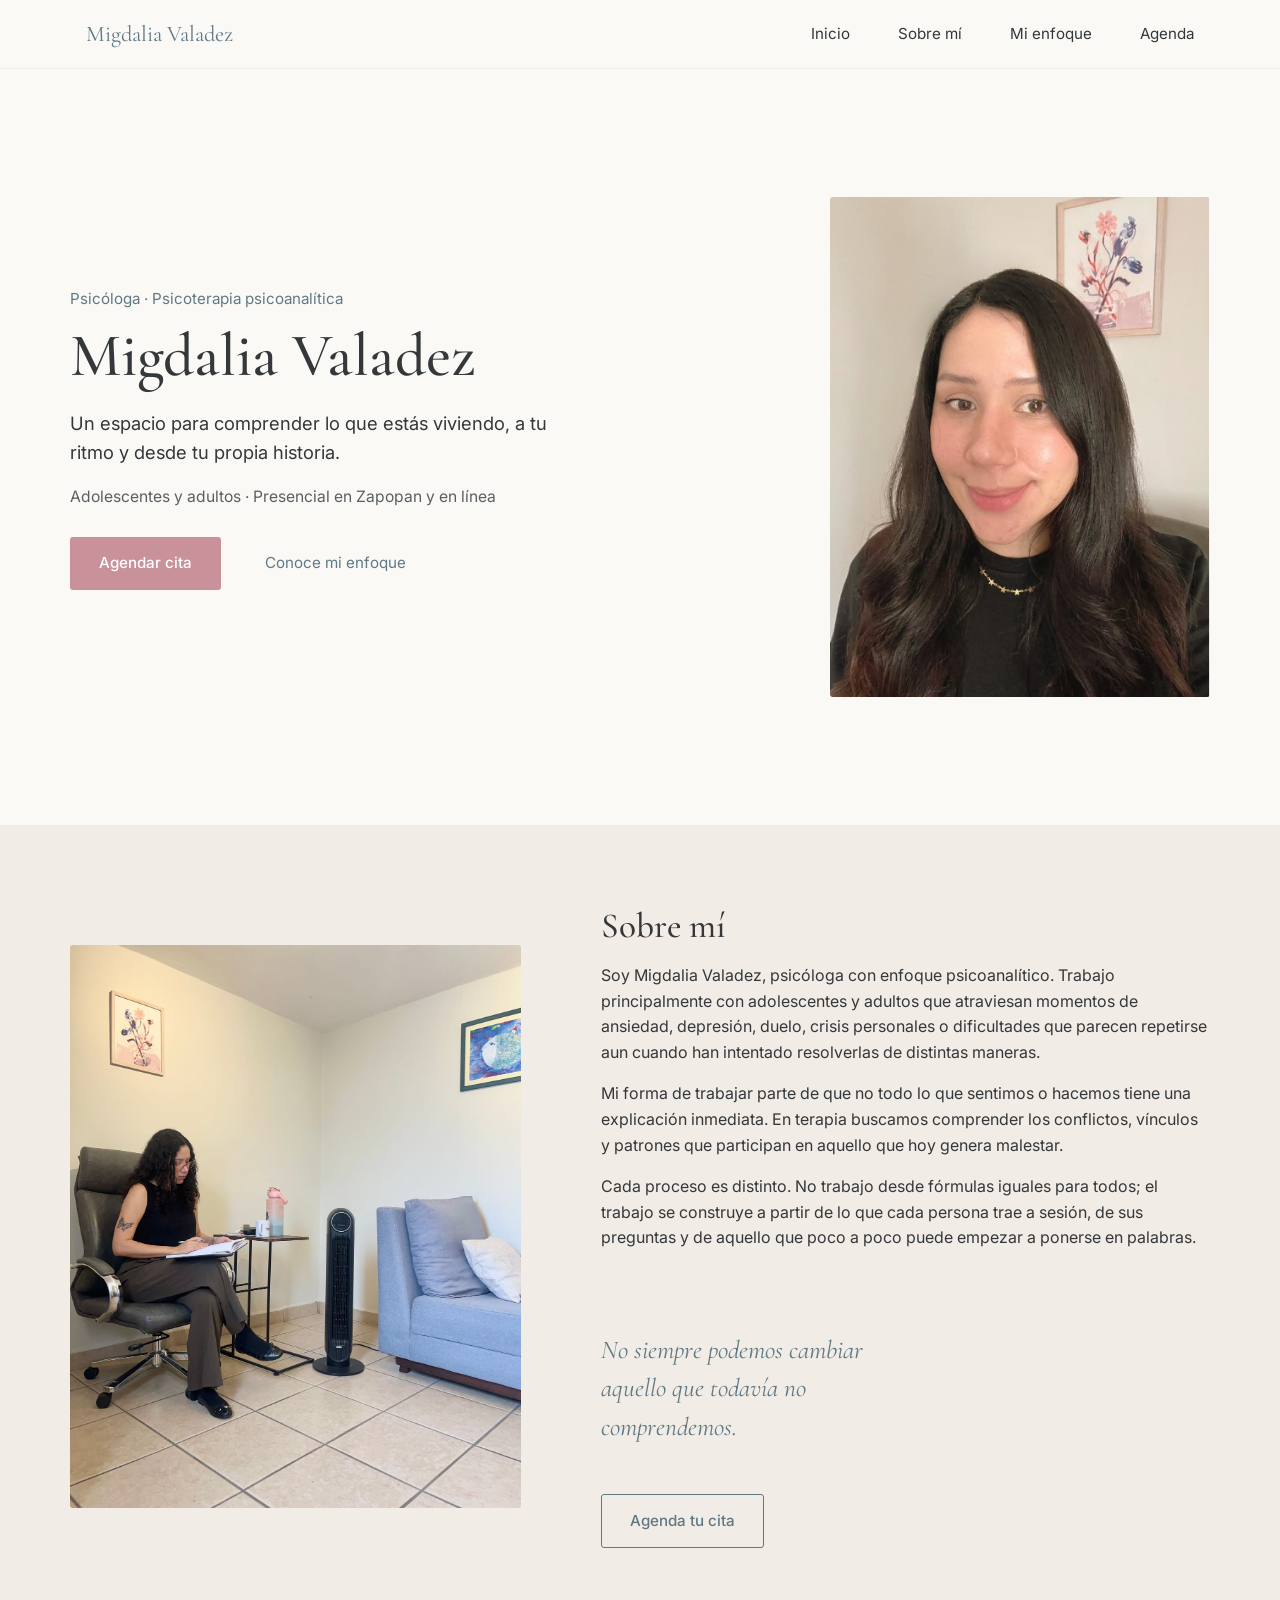
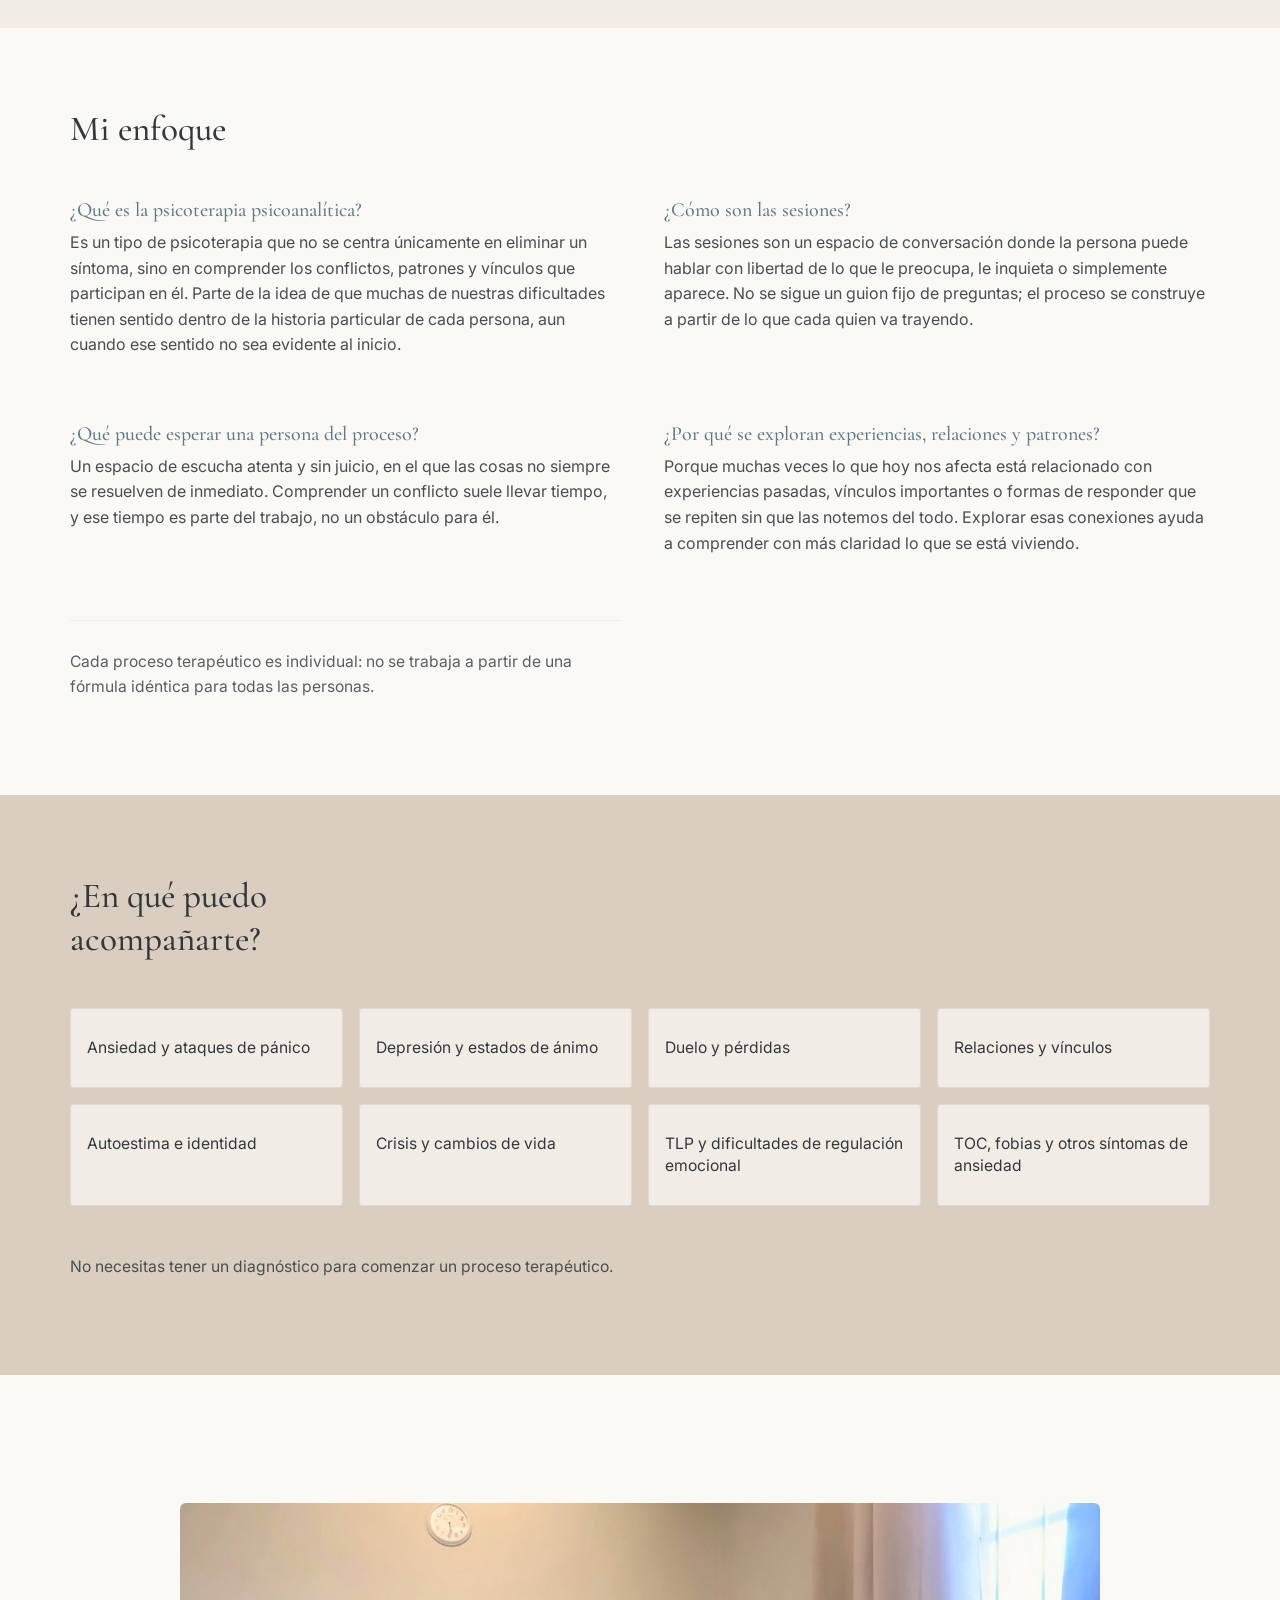
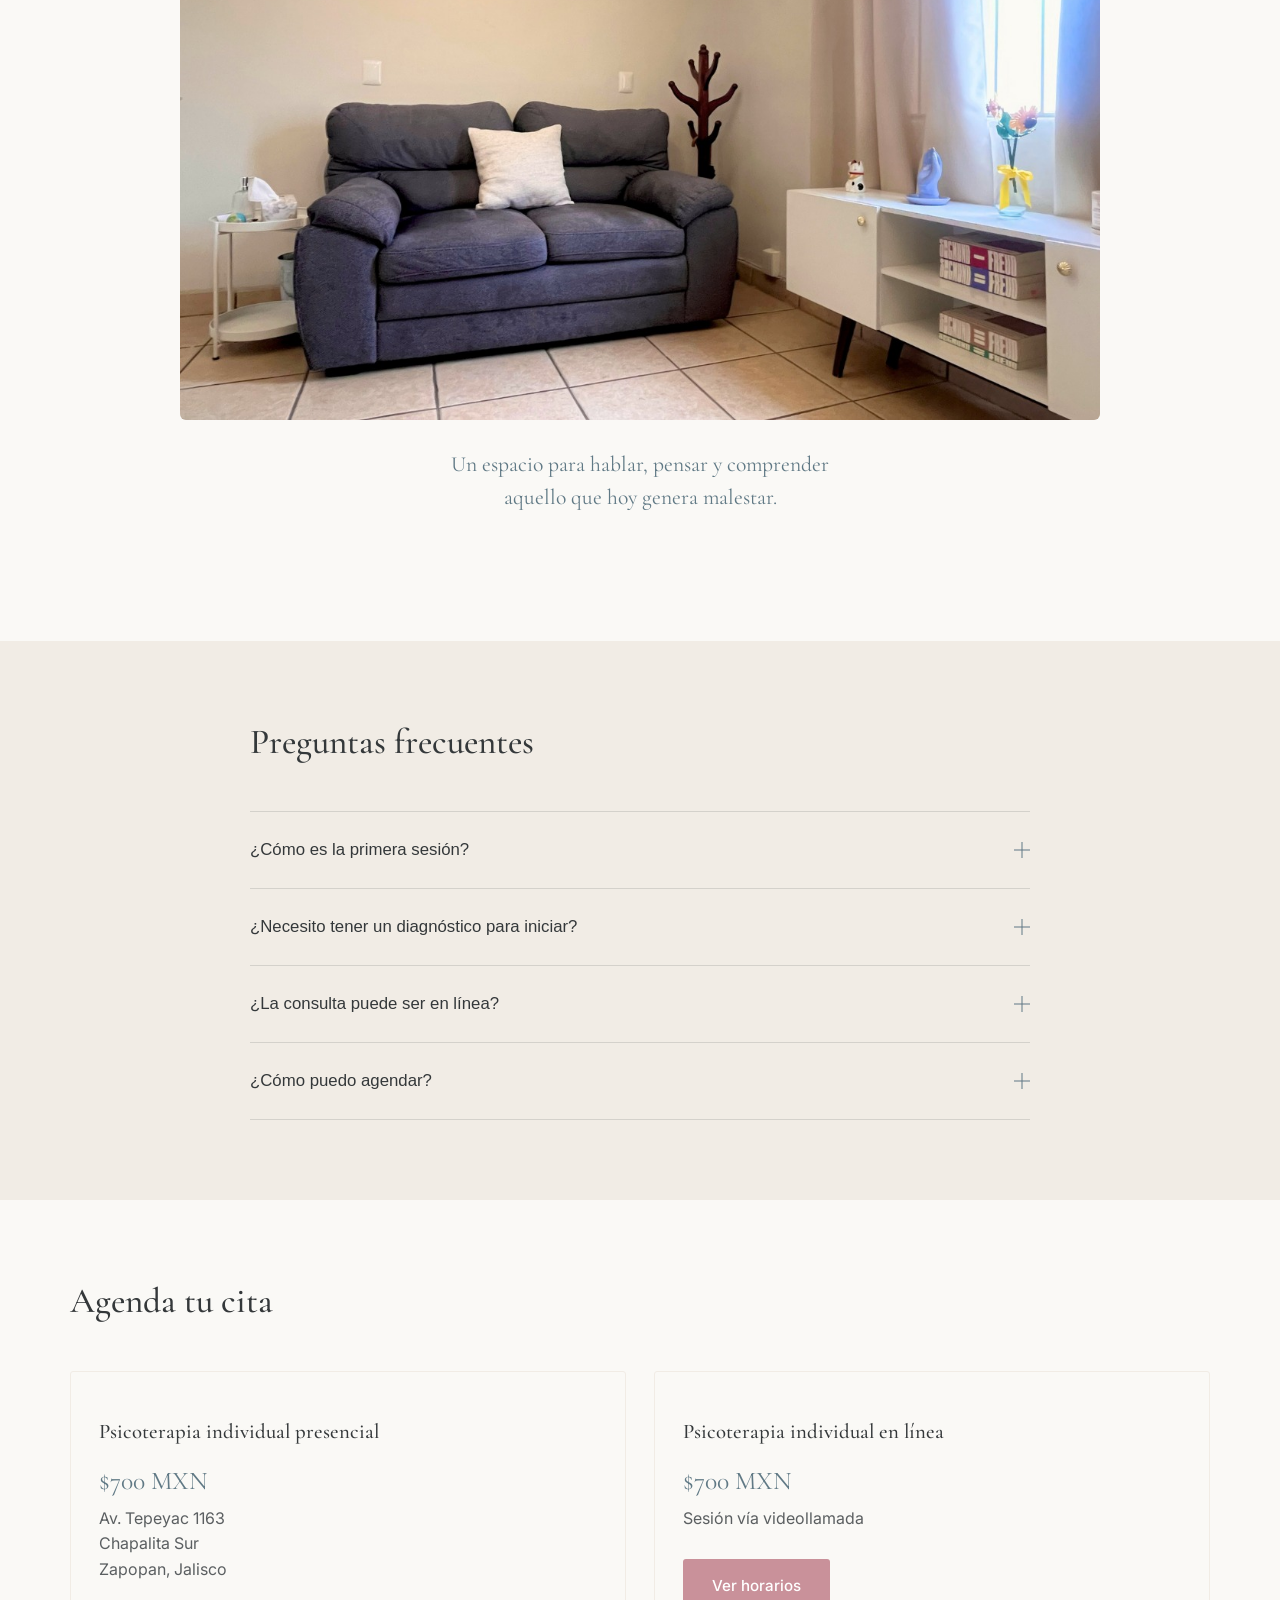
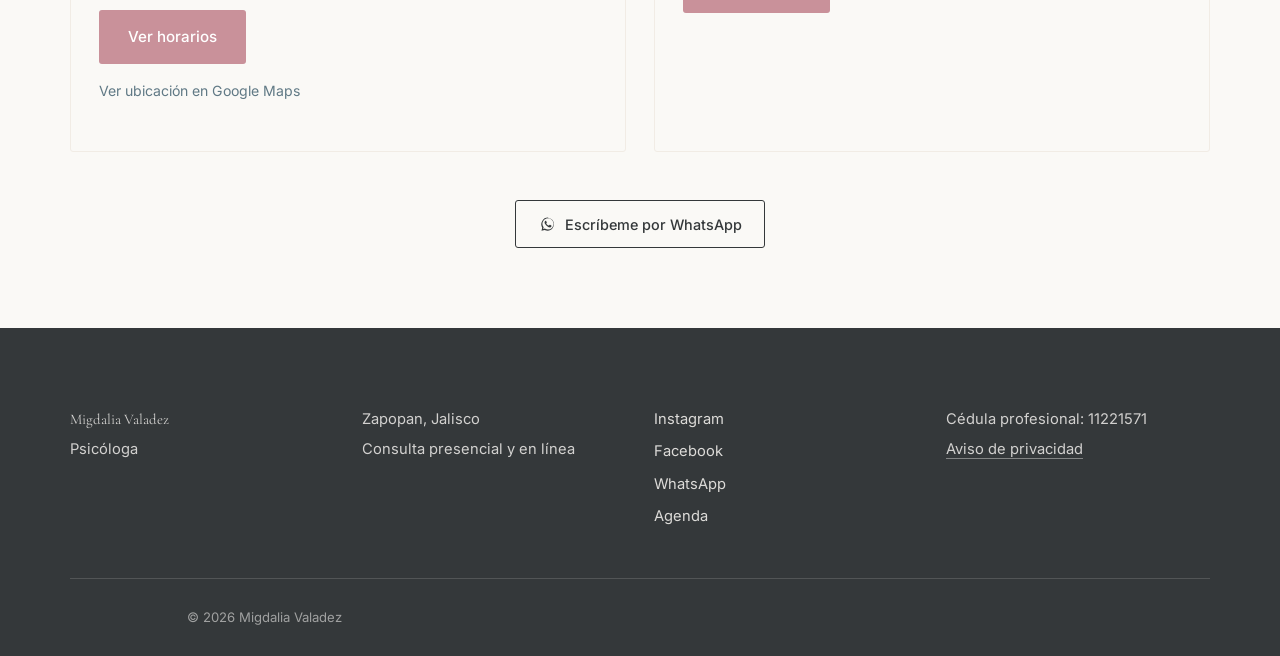
<file: index.html>
<!DOCTYPE html>
<html lang="es-MX">
<head>
<meta charset="UTF-8">
<meta name="viewport" content="width=device-width, initial-scale=1.0">

<!-- ===== SEO ===== -->
<title>Migdalia Valadez | Psicóloga en Zapopan · Psicoterapia psicoanalítica</title>
<meta name="description" content="Migdalia Valadez, psicóloga en Zapopan. Psicoterapia psicoanalítica para adolescentes y adultos, consulta presencial y en línea.">
<meta name="robots" content="index, follow">

<!-- ⚠️ CANONICAL: agregar cuando exista un dominio definitivo. Ejemplo:
<link rel="canonical" href="https://migdaliavaladez.com"> -->

<!-- Open Graph -->
<meta property="og:type" content="website">
<meta property="og:title" content="Migdalia Valadez | Psicóloga en Zapopan · Psicoterapia psicoanalítica">
<meta property="og:description" content="Un espacio para comprender lo que estás viviendo, a tu ritmo y desde tu propia historia. Presencial en Zapopan y en línea.">
<meta property="og:image" content="assets/migdalia-hero.jpg">
<!-- ⚠️ OG:IMAGE: cuando haya dominio, cambiar por la URL absoluta, ej. https://TUDOMINIO.com/assets/migdalia-hero.jpg -->
<meta property="og:locale" content="es_MX">
<!-- ⚠️ OG:URL: agregar cuando exista un dominio definitivo. Ejemplo:
<meta property="og:url" content="https://migdaliavaladez.com"> -->

<!-- ⚠️ FAVICON: agregar cuando exista un isotipo/logo definitivo -->
<!-- <link rel="icon" type="image/png" href="/assets/favicon.png"> -->

<!-- ===== GOOGLE ANALYTICS 4 (placeholder) =====
Cuando tengas tu ID de medición (G-XXXXXXXXXX), descomenta y reemplaza:

<script async src="https://www.googletagmanager.com/gtag/js?id=G-XXXXXXXXXX"></script>
<script>
  window.dataLayer = window.dataLayer || [];
  function gtag(){dataLayer.push(arguments);}
  gtag('js', new Date());
  gtag('config', 'G-XXXXXXXXXX');
</script>
===================================================== -->

<!-- ===== GOOGLE TAG MANAGER (placeholder) =====
Cuando tengas tu ID de contenedor (GTM-XXXXXXX), descomenta y coloca este bloque
justo después de <head> y el bloque <noscript> correspondiente justo después de <body>:

<script>(function(w,d,s,l,i){w[l]=w[l]||[];w[l].push({'gtm.start':
new Date().getTime(),event:'gtm.js'});var f=d.getElementsByTagName(s)[0],
j=d.createElement(s),dl=l!='dataLayer'?'&l='+l:'';j.async=true;j.src=
'https://www.googletagmanager.com/gtm.js?id='+i+dl;f.parentNode.insertBefore(j,f);
})(window,document,'script','dataLayer','GTM-XXXXXXX');</script>
===================================================== -->

<!-- Fuentes: Cormorant Garamond (títulos) + Inter (cuerpo) -->
<link rel="preconnect" href="https://fonts.googleapis.com">
<link rel="preconnect" href="https://fonts.gstatic.com" crossorigin>
<link href="https://fonts.googleapis.com/css2?family=Cormorant+Garamond:ital,wght@0,400;0,500;0,600;1,400&family=Inter:wght@400;500;600&display=swap" rel="stylesheet">

<link rel="stylesheet" href="styles.css">
</head>
<body>

<!-- ===== GTM NOSCRIPT (placeholder) =====
<noscript><iframe src="https://www.googletagmanager.com/ns.html?id=GTM-XXXXXXX"
height="0" width="0" style="display:none;visibility:hidden"></iframe></noscript>
===================================================== -->

<!-- ===================== HEADER ===================== -->
<header class="site-header" id="top">
  <div class="header-inner">
    <a href="#top" class="brand">Migdalia Valadez</a>

    <button class="nav-toggle" id="navToggle" aria-expanded="false" aria-controls="primaryNav" aria-label="Abrir menú">
      <span></span><span></span><span></span>
    </button>

    <nav class="primary-nav" id="primaryNav">
      <a href="#inicio" class="nav-link">Inicio</a>
      <a href="#sobre-mi" class="nav-link">Sobre mí</a>
      <a href="#mi-enfoque" class="nav-link">Mi enfoque</a>
      <a href="#agenda" class="nav-link">Agenda</a>
    </nav>
  </div>
</header>

<main>

  <!-- ===================== HERO / INICIO ===================== -->
  <section class="hero" id="inicio">
    <div class="hero-inner">
      <div class="hero-text fade-in">
        <p class="hero-kicker">Psicóloga · Psicoterapia psicoanalítica</p>
        <h1 class="hero-name">Migdalia Valadez</h1>
        <p class="hero-lead">Un espacio para comprender lo que estás viviendo, a tu ritmo y desde tu propia historia.</p>
        <p class="hero-meta">Adolescentes y adultos · Presencial en Zapopan y en línea</p>

        <div class="hero-actions">
          <a
            href="https://agendapro.com/site/mx/psicmigdaliavaladez/558299"
            class="btn btn-primary"
            target="_blank"
            rel="noopener noreferrer"
            data-track="hero_agendar"
          >Agendar cita</a>
          <a href="#mi-enfoque" class="link-secondary">Conoce mi enfoque</a>
        </div>
      </div>

      <div class="hero-media fade-in">
        <img
          src="assets/migdalia-hero.jpg"
          alt="Migdalia Valadez, psicóloga"
          width="449"
          height="598"
        >
      </div>
    </div>
  </section>

  <!-- ===================== SOBRE MÍ ===================== -->
  <section class="about" id="sobre-mi">
    <div class="about-inner">
      <div class="about-media fade-in">
        <img
          src="assets/migdalia-sobre-mi.jpg"
          alt="Migdalia Valadez trabajando en su consultorio"
          width="900"
          height="1000"
          loading="lazy"
        >
      </div>

      <div class="about-text fade-in">
        <h2>Sobre mí</h2>

        <p>Soy Migdalia Valadez, psicóloga con enfoque psicoanalítico. Trabajo principalmente con adolescentes y adultos que atraviesan momentos de ansiedad, depresión, duelo, crisis personales o dificultades que parecen repetirse aun cuando han intentado resolverlas de distintas maneras.</p>

        <p>Mi forma de trabajar parte de que no todo lo que sentimos o hacemos tiene una explicación inmediata. En terapia buscamos comprender los conflictos, vínculos y patrones que participan en aquello que hoy genera malestar.</p>

        <p>Cada proceso es distinto. No trabajo desde fórmulas iguales para todos; el trabajo se construye a partir de lo que cada persona trae a sesión, de sus preguntas y de aquello que poco a poco puede empezar a ponerse en palabras.</p>

        <p class="pull-quote">No siempre podemos cambiar aquello que todavía no comprendemos.</p>

        <a
          href="https://agendapro.com/site/mx/psicmigdaliavaladez/558299"
          class="btn btn-outline"
          target="_blank"
          rel="noopener noreferrer"
          data-track="sobre_mi_agendar"
        >Agenda tu cita</a>
      </div>
    </div>
  </section>

  <!-- ===================== MI ENFOQUE ===================== -->
  <section class="approach" id="mi-enfoque">
    <div class="approach-inner">
      <h2 class="fade-in">Mi enfoque</h2>

      <div class="approach-grid">
        <div class="approach-item fade-in">
          <h3>¿Qué es la psicoterapia psicoanalítica?</h3>
          <p>Es un tipo de psicoterapia que no se centra únicamente en eliminar un síntoma, sino en comprender los conflictos, patrones y vínculos que participan en él. Parte de la idea de que muchas de nuestras dificultades tienen sentido dentro de la historia particular de cada persona, aun cuando ese sentido no sea evidente al inicio.</p>
        </div>

        <div class="approach-item fade-in">
          <h3>¿Cómo son las sesiones?</h3>
          <p>Las sesiones son un espacio de conversación donde la persona puede hablar con libertad de lo que le preocupa, le inquieta o simplemente aparece. No se sigue un guion fijo de preguntas; el proceso se construye a partir de lo que cada quien va trayendo.</p>
        </div>

        <div class="approach-item fade-in">
          <h3>¿Qué puede esperar una persona del proceso?</h3>
          <p>Un espacio de escucha atenta y sin juicio, en el que las cosas no siempre se resuelven de inmediato. Comprender un conflicto suele llevar tiempo, y ese tiempo es parte del trabajo, no un obstáculo para él.</p>
        </div>

        <div class="approach-item fade-in">
          <h3>¿Por qué se exploran experiencias, relaciones y patrones?</h3>
          <p>Porque muchas veces lo que hoy nos afecta está relacionado con experiencias pasadas, vínculos importantes o formas de responder que se repiten sin que las notemos del todo. Explorar esas conexiones ayuda a comprender con más claridad lo que se está viviendo.</p>
        </div>
      </div>

      <p class="approach-note fade-in">Cada proceso terapéutico es individual: no se trabaja a partir de una fórmula idéntica para todas las personas.</p>
    </div>
  </section>

  <!-- ===================== ÁREAS DE CONSULTA ===================== -->
  <section class="areas">
    <div class="areas-inner">
      <h2 class="fade-in">¿En qué puedo acompañarte?</h2>

      <div class="areas-grid">
        <div class="area-card fade-in">Ansiedad y ataques de pánico</div>
        <div class="area-card fade-in">Depresión y estados de ánimo</div>
        <div class="area-card fade-in">Duelo y pérdidas</div>
        <div class="area-card fade-in">Relaciones y vínculos</div>
        <div class="area-card fade-in">Autoestima e identidad</div>
        <div class="area-card fade-in">Crisis y cambios de vida</div>
        <div class="area-card fade-in">TLP y dificultades de regulación emocional</div>
        <div class="area-card fade-in">TOC, fobias y otros síntomas de ansiedad</div>
      </div>

      <p class="areas-note fade-in">No necesitas tener un diagnóstico para comenzar un proceso terapéutico.</p>
    </div>
  </section>

  <!-- ===================== CONSULTORIO (separación editorial) ===================== -->
  <section class="consultorio">
    <div class="consultorio-inner">
      <div class="consultorio-media fade-in">
        <img
          src="assets/consultorio-1.jpg"
          alt="Consultorio de Migdalia Valadez"
          width="1280"
          height="960"
          loading="lazy"
        >
      </div>
      <p class="consultorio-caption fade-in">Un espacio para hablar, pensar y comprender aquello que hoy genera malestar.</p>
    </div>
  </section>

  <!-- ===================== PREGUNTAS FRECUENTES ===================== -->
  <section class="faq" id="preguntas-frecuentes">
    <div class="faq-inner">
      <h2 class="fade-in">Preguntas frecuentes</h2>

      <div class="faq-list">
        <div class="faq-item fade-in">
          <h3>
            <button class="faq-question" aria-expanded="false">
              ¿Cómo es la primera sesión?
              <span class="faq-icon" aria-hidden="true"></span>
            </button>
          </h3>
          <div class="faq-answer">
            <p>Es un primer encuentro para conversar sobre lo que te trae a terapia y para que puedas conocer cómo trabajo. No es necesario llegar con la situación completamente ordenada; el espacio está pensado para ir construyéndolo juntas.</p>
          </div>
        </div>

        <div class="faq-item fade-in">
          <h3>
            <button class="faq-question" aria-expanded="false">
              ¿Necesito tener un diagnóstico para iniciar?
              <span class="faq-icon" aria-hidden="true"></span>
            </button>
          </h3>
          <div class="faq-answer">
            <p>No. Puedes iniciar un proceso terapéutico sin contar con un diagnóstico previo. Muchas personas llegan simplemente con un malestar que quieren comprender mejor.</p>
          </div>
        </div>

        <div class="faq-item fade-in">
          <h3>
            <button class="faq-question" aria-expanded="false">
              ¿La consulta puede ser en línea?
              <span class="faq-icon" aria-hidden="true"></span>
            </button>
          </h3>
          <div class="faq-answer">
            <p>Sí, ofrezco sesiones en línea además de la modalidad presencial en Zapopan. Ambas opciones mantienen el mismo formato y duración de sesión.</p>
          </div>
        </div>

        <div class="faq-item fade-in">
          <h3>
            <button class="faq-question" aria-expanded="false">
              ¿Cómo puedo agendar?
              <span class="faq-icon" aria-hidden="true"></span>
            </button>
          </h3>
          <div class="faq-answer">
            <p>Puedes agendar directamente en línea a través de AgendaPro, donde encontrarás los horarios disponibles para consulta presencial o en línea.</p>
          </div>
        </div>
      </div>
    </div>
  </section>

  <!-- ===================== AGENDA ===================== -->
  <section class="agenda" id="agenda">
    <div class="agenda-inner">
      <h2 class="fade-in">Agenda tu cita</h2>

      <div class="agenda-grid">
        <div class="agenda-card fade-in">
          <h3>Psicoterapia individual presencial</h3>
          <p class="agenda-price">$700 MXN</p>
          <p class="agenda-location">
            Av. Tepeyac 1163<br>
            Chapalita Sur<br>
            Zapopan, Jalisco
          </p>
          <a
            href="https://agendapro.com/site/mx/psicmigdaliavaladez/558299"
            class="btn btn-primary"
            target="_blank"
            rel="noopener noreferrer"
            data-track="presencial_horarios"
          >Ver horarios</a>
          <a
            href="https://maps.app.goo.gl/FnZweCwcQsDtTYnn6?g_st=ic"
            class="maps-link"
            target="_blank"
            rel="noopener noreferrer"
            data-track="maps_ubicacion"
          >Ver ubicación en Google Maps</a>
        </div>

        <div class="agenda-card fade-in">
          <h3>Psicoterapia individual en línea</h3>
          <p class="agenda-price">$700 MXN</p>
          <p class="agenda-location">Sesión vía videollamada</p>
          <a
            href="https://agendapro.com/site/mx/psicmigdaliavaladez/558299"
            class="btn btn-primary"
            target="_blank"
            rel="noopener noreferrer"
            data-track="online_horarios"
          >Ver horarios</a>
        </div>
      </div>

      <div class="agenda-whatsapp fade-in">
        <a
          href="https://wa.me/523327172957"
          class="btn btn-whatsapp"
          target="_blank"
          rel="noopener noreferrer"
          data-track="whatsapp_contacto"
        >
          <svg class="wa-icon" viewBox="0 0 24 24" aria-hidden="true" focusable="false">
            <path d="M17.6 6.3A8.9 8.9 0 0 0 12 3.5a8.9 8.9 0 0 0-7.7 13.4L3.3 21l4.2-1.1A8.9 8.9 0 0 0 12 21a8.9 8.9 0 0 0 5.6-14.7ZM12 19.3a7.3 7.3 0 0 1-3.7-1l-.3-.2-2.5.7.7-2.4-.2-.3A7.4 7.4 0 1 1 19.4 12 7.4 7.4 0 0 1 12 19.3Zm4-5.5c-.2-.1-1.3-.6-1.5-.7-.2-.1-.3-.1-.5.1s-.6.7-.7.8-.3.2-.5.1a6 6 0 0 1-1.8-1.1 6.7 6.7 0 0 1-1.2-1.5c-.1-.2 0-.4.1-.5l.3-.4.2-.3a.4.4 0 0 0 0-.4c-.1-.1-.5-1.2-.7-1.7s-.4-.4-.5-.4h-.4a.9.9 0 0 0-.6.3 2.6 2.6 0 0 0-.8 1.9 4.5 4.5 0 0 0 1 2.4 10.2 10.2 0 0 0 3.9 3.5c.5.2 1 .4 1.3.5a3.1 3.1 0 0 0 1.4.1 2.3 2.3 0 0 0 1.5-1.1 1.9 1.9 0 0 0 .1-1.1c-.1-.1-.2-.2-.4-.3Z"/>
          </svg>
          Escríbeme por WhatsApp
        </a>
      </div>
    </div>
  </section>

</main>

<!-- ===================== FOOTER ===================== -->
<footer class="site-footer">
  <div class="footer-inner">
    <div class="footer-col">
      <p class="footer-name">Migdalia Valadez</p>
      <p>Psicóloga</p>
    </div>

    <div class="footer-col">
      <p>Zapopan, Jalisco</p>
      <p>Consulta presencial y en línea</p>
    </div>

    <div class="footer-col footer-links">
      <a href="https://instagram.com/psic.migdaliavaladez" target="_blank" rel="noopener noreferrer">Instagram</a>
      <a href="https://facebook.com/psic.migdaliavaladez" target="_blank" rel="noopener noreferrer">Facebook</a>
      <a href="https://wa.me/523327172957" target="_blank" rel="noopener noreferrer">WhatsApp</a>
      <a href="https://agendapro.com/site/mx/psicmigdaliavaladez/558299" target="_blank" rel="noopener noreferrer">Agenda</a>
    </div>

    <div class="footer-col footer-legal">
      <p>Cédula profesional: 11221571</p>
      <p><a href="aviso-de-privacidad.html" class="footer-legal-link">Aviso de privacidad</a></p>
    </div>
  </div>

  <p class="footer-copy">&copy; <span id="year"></span> Migdalia Valadez</p>
</footer>

<script src="script.js"></script>
</body>
</html>
</file>
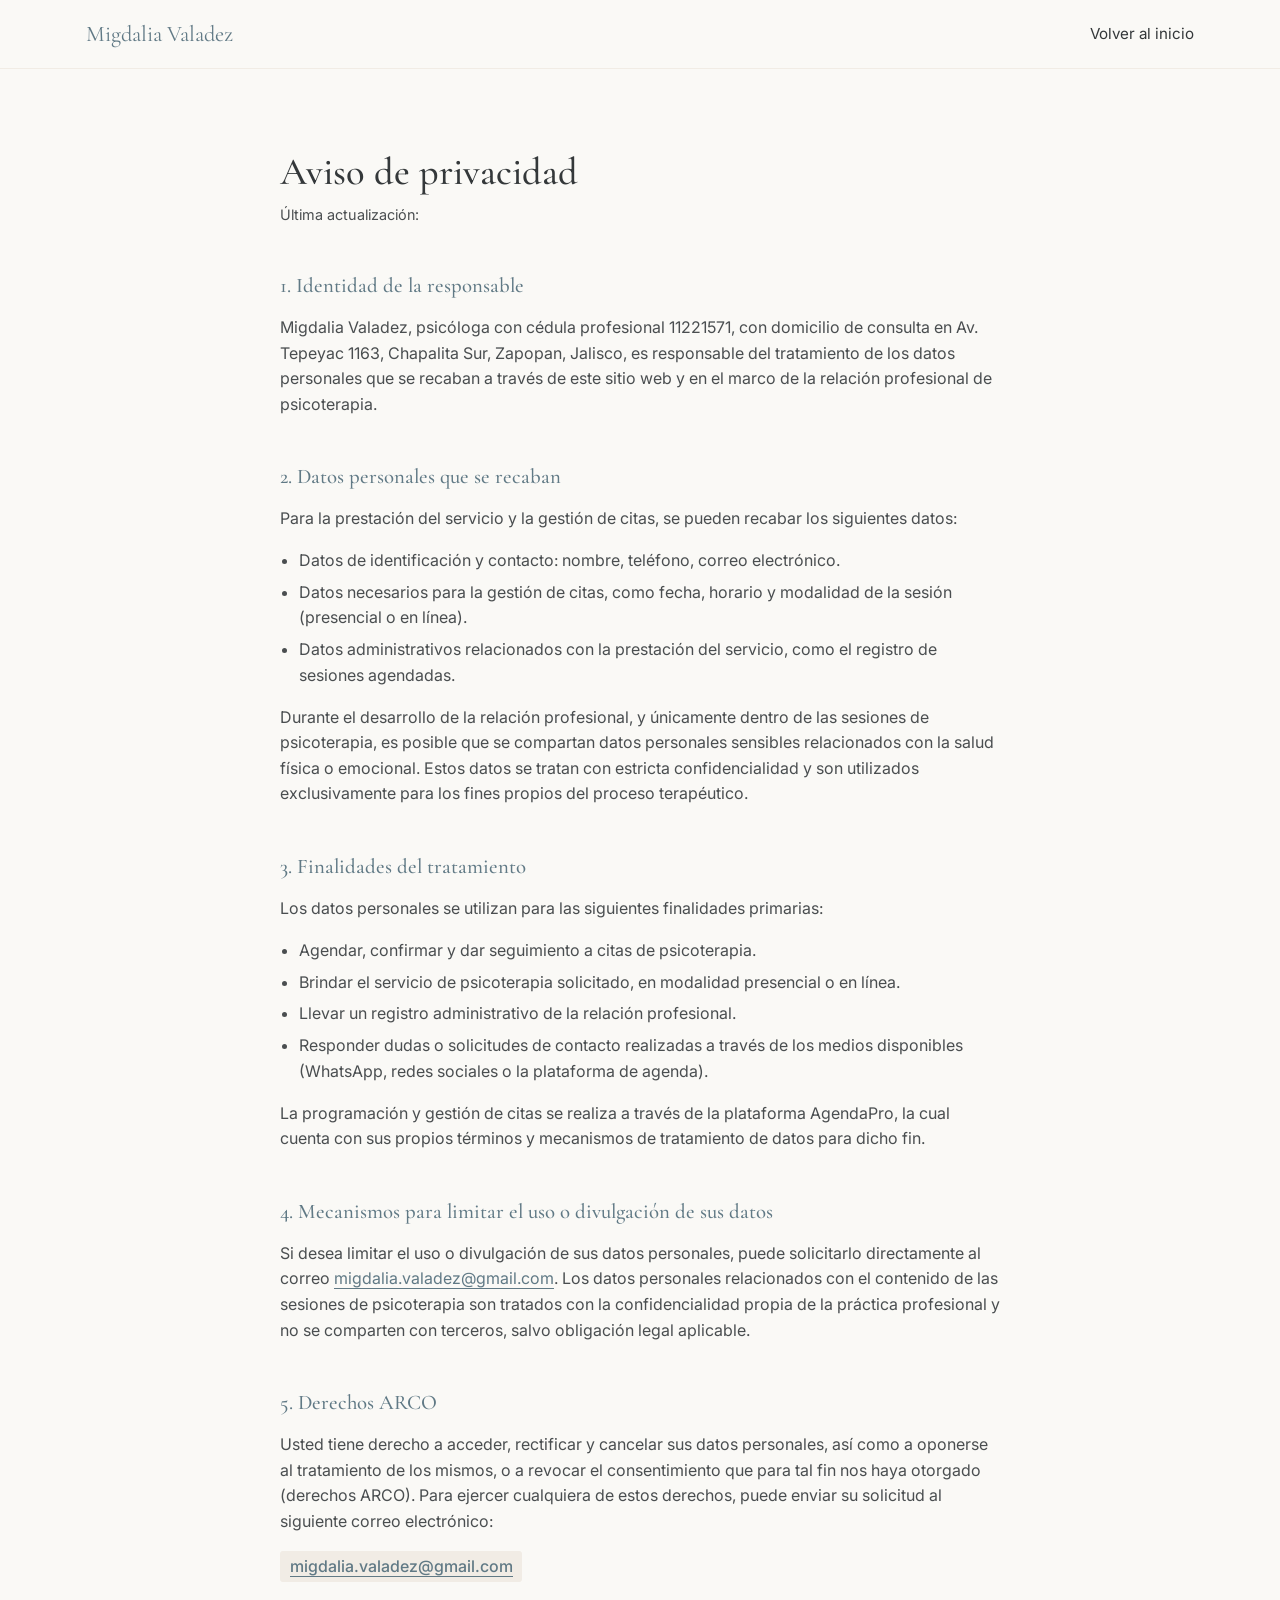
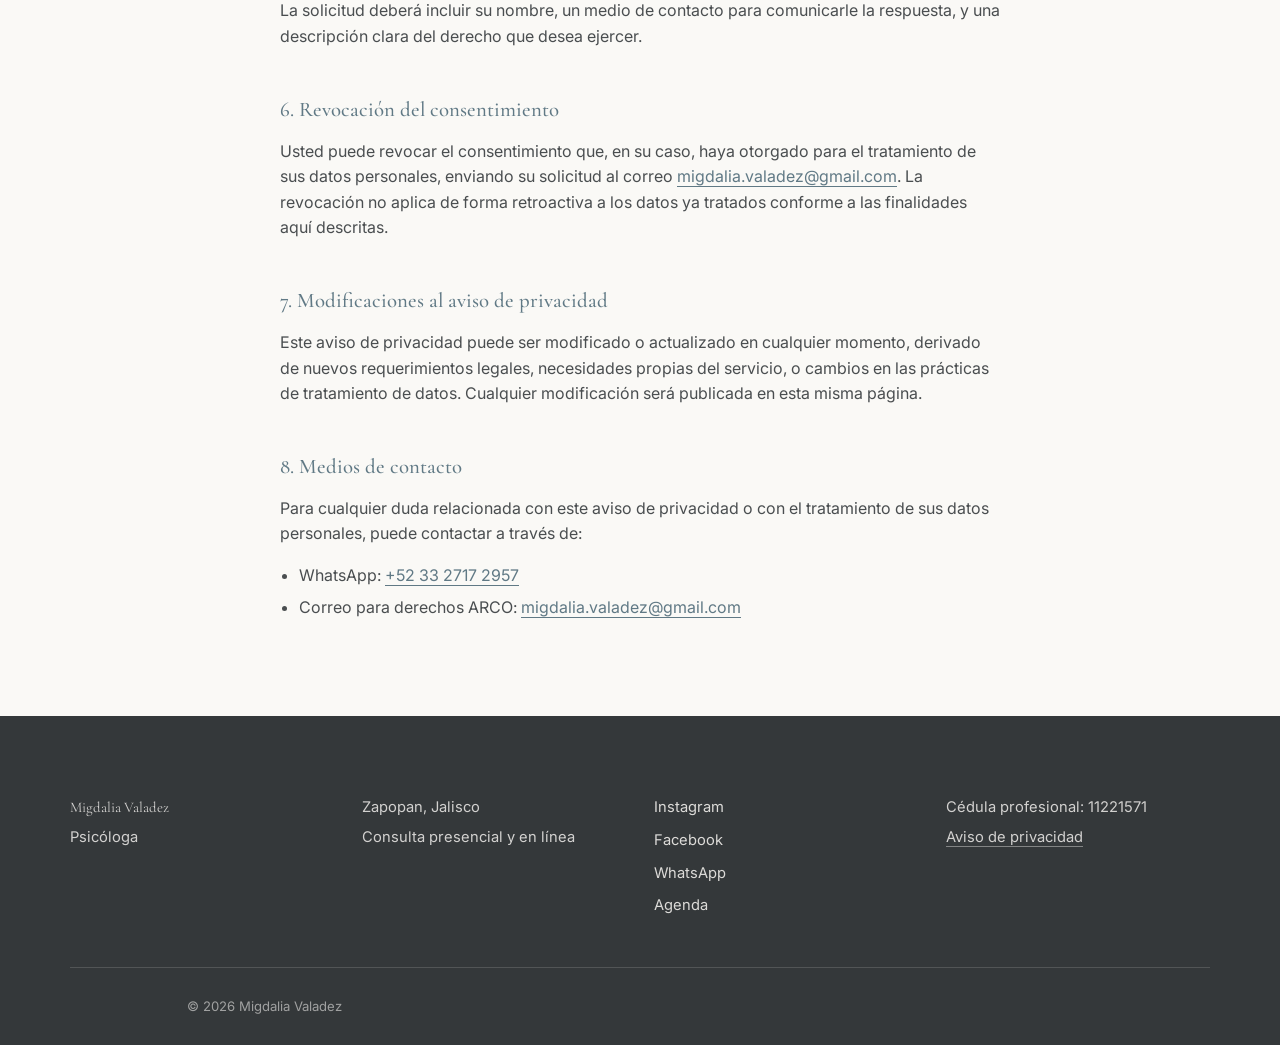
<file: aviso-de-privacidad.html>
<!DOCTYPE html>
<html lang="es-MX">
<head>
<meta charset="UTF-8">
<meta name="viewport" content="width=device-width, initial-scale=1.0">

<title>Aviso de privacidad | Migdalia Valadez</title>
<meta name="description" content="Aviso de privacidad de Migdalia Valadez, psicóloga en Zapopan, Jalisco.">
<meta name="robots" content="noindex, follow">

<!-- Fuentes: Cormorant Garamond (títulos) + Inter (cuerpo) -->
<link rel="preconnect" href="https://fonts.googleapis.com">
<link rel="preconnect" href="https://fonts.gstatic.com" crossorigin>
<link href="https://fonts.googleapis.com/css2?family=Cormorant+Garamond:ital,wght@0,400;0,500;0,600;1,400&family=Inter:wght@400;500;600&display=swap" rel="stylesheet">

<link rel="stylesheet" href="styles.css">
</head>
<body>

<!-- ===================== HEADER (simplificado) ===================== -->
<header class="site-header">
  <div class="header-inner">
    <a href="index.html" class="brand">Migdalia Valadez</a>
    <nav class="primary-nav legal-nav">
      <a href="index.html" class="nav-link">Volver al inicio</a>
    </nav>
  </div>
</header>

<main>
  <section class="legal">
    <div class="legal-inner">
      <h1>Aviso de privacidad</h1>
      <p class="legal-updated">Última actualización: <!-- ⚠️ FECHA: agregar fecha de publicación --></p>

      <h2>1. Identidad de la responsable</h2>
      <p>Migdalia Valadez, psicóloga con cédula profesional 11221571, con domicilio de consulta en Av. Tepeyac 1163, Chapalita Sur, Zapopan, Jalisco, es responsable del tratamiento de los datos personales que se recaban a través de este sitio web y en el marco de la relación profesional de psicoterapia.</p>

      <h2>2. Datos personales que se recaban</h2>
      <p>Para la prestación del servicio y la gestión de citas, se pueden recabar los siguientes datos:</p>
      <ul>
        <li>Datos de identificación y contacto: nombre, teléfono, correo electrónico.</li>
        <li>Datos necesarios para la gestión de citas, como fecha, horario y modalidad de la sesión (presencial o en línea).</li>
        <li>Datos administrativos relacionados con la prestación del servicio, como el registro de sesiones agendadas.</li>
      </ul>
      <p>Durante el desarrollo de la relación profesional, y únicamente dentro de las sesiones de psicoterapia, es posible que se compartan datos personales sensibles relacionados con la salud física o emocional. Estos datos se tratan con estricta confidencialidad y son utilizados exclusivamente para los fines propios del proceso terapéutico.</p>

      <h2>3. Finalidades del tratamiento</h2>
      <p>Los datos personales se utilizan para las siguientes finalidades primarias:</p>
      <ul>
        <li>Agendar, confirmar y dar seguimiento a citas de psicoterapia.</li>
        <li>Brindar el servicio de psicoterapia solicitado, en modalidad presencial o en línea.</li>
        <li>Llevar un registro administrativo de la relación profesional.</li>
        <li>Responder dudas o solicitudes de contacto realizadas a través de los medios disponibles (WhatsApp, redes sociales o la plataforma de agenda).</li>
      </ul>
      <p>La programación y gestión de citas se realiza a través de la plataforma AgendaPro, la cual cuenta con sus propios términos y mecanismos de tratamiento de datos para dicho fin.</p>

      <h2>4. Mecanismos para limitar el uso o divulgación de sus datos</h2>
      <p>Si desea limitar el uso o divulgación de sus datos personales, puede solicitarlo directamente al correo <a href="mailto:migdalia.valadez@gmail.com">migdalia.valadez@gmail.com</a>. Los datos personales relacionados con el contenido de las sesiones de psicoterapia son tratados con la confidencialidad propia de la práctica profesional y no se comparten con terceros, salvo obligación legal aplicable.</p>

      <h2>5. Derechos ARCO</h2>
      <p>Usted tiene derecho a acceder, rectificar y cancelar sus datos personales, así como a oponerse al tratamiento de los mismos, o a revocar el consentimiento que para tal fin nos haya otorgado (derechos ARCO). Para ejercer cualquiera de estos derechos, puede enviar su solicitud al siguiente correo electrónico:</p>
      <p class="legal-highlight"><a href="mailto:migdalia.valadez@gmail.com">migdalia.valadez@gmail.com</a></p>
      <p>La solicitud deberá incluir su nombre, un medio de contacto para comunicarle la respuesta, y una descripción clara del derecho que desea ejercer.</p>

      <h2>6. Revocación del consentimiento</h2>
      <p>Usted puede revocar el consentimiento que, en su caso, haya otorgado para el tratamiento de sus datos personales, enviando su solicitud al correo <a href="mailto:migdalia.valadez@gmail.com">migdalia.valadez@gmail.com</a>. La revocación no aplica de forma retroactiva a los datos ya tratados conforme a las finalidades aquí descritas.</p>

      <h2>7. Modificaciones al aviso de privacidad</h2>
      <p>Este aviso de privacidad puede ser modificado o actualizado en cualquier momento, derivado de nuevos requerimientos legales, necesidades propias del servicio, o cambios en las prácticas de tratamiento de datos. Cualquier modificación será publicada en esta misma página.</p>

      <h2>8. Medios de contacto</h2>
      <p>Para cualquier duda relacionada con este aviso de privacidad o con el tratamiento de sus datos personales, puede contactar a través de:</p>
      <ul>
        <li>WhatsApp: <a href="https://wa.me/523327172957" target="_blank" rel="noopener noreferrer">+52 33 2717 2957</a></li>
        <li>Correo para derechos ARCO: <a href="mailto:migdalia.valadez@gmail.com">migdalia.valadez@gmail.com</a></li>
      </ul>
    </div>
  </section>
</main>

<footer class="site-footer">
  <div class="footer-inner">
    <div class="footer-col">
      <p class="footer-name">Migdalia Valadez</p>
      <p>Psicóloga</p>
    </div>

    <div class="footer-col">
      <p>Zapopan, Jalisco</p>
      <p>Consulta presencial y en línea</p>
    </div>

    <div class="footer-col footer-links">
      <a href="https://instagram.com/psic.migdaliavaladez" target="_blank" rel="noopener noreferrer">Instagram</a>
      <a href="https://facebook.com/psic.migdaliavaladez" target="_blank" rel="noopener noreferrer">Facebook</a>
      <a href="https://wa.me/523327172957" target="_blank" rel="noopener noreferrer">WhatsApp</a>
      <a href="https://agendapro.com/site/mx/psicmigdaliavaladez/558299" target="_blank" rel="noopener noreferrer">Agenda</a>
    </div>

    <div class="footer-col footer-legal">
      <p>Cédula profesional: 11221571</p>
      <p><a href="aviso-de-privacidad.html" class="footer-legal-link">Aviso de privacidad</a></p>
    </div>
  </div>

  <p class="footer-copy">&copy; <span id="year"></span> Migdalia Valadez</p>
</footer>

<script src="script.js"></script>
</body>
</html>
</file>
<file: styles.css>
/* =========================================================
   Migdalia Valadez — Psicóloga
   Hoja de estilos principal
   ========================================================= */

/* ---------- Variables de marca ---------- */
:root {
  --color-azul: #607985;
  --color-azul-oscuro: #4d626c;
  --color-rosa: #C9919A;
  --color-rosa-oscuro: #b87883;
  --color-blanco: #FAF9F6;
  --color-beige: #E7E0D5;
  --color-beige-secundario: #D9CEBF;
  --color-arena: #F1ECE5;
  --color-carbon: #34383A;

  --font-titulos: 'Cormorant Garamond', Georgia, serif;
  --font-cuerpo: 'Inter', -apple-system, BlinkMacSystemFont, 'Segoe UI', sans-serif;

  --max-width: 1140px;
  --radius: 3px;

  --space-1: 0.5rem;
  --space-2: 1rem;
  --space-3: 1.75rem;
  --space-4: 3rem;
  --space-5: 5rem;
  --space-6: 8rem;
}

/* ---------- Reset básico ---------- */
* {
  box-sizing: border-box;
}

html {
  scroll-behavior: smooth;
}

body {
  margin: 0;
  font-family: var(--font-cuerpo);
  color: var(--color-carbon);
  background-color: var(--color-blanco);
  line-height: 1.6;
  -webkit-font-smoothing: antialiased;
}

img {
  max-width: 100%;
  display: block;
}

a {
  color: inherit;
  text-decoration: none;
}

h1, h2, h3 {
  font-family: var(--font-titulos);
  font-weight: 500;
  line-height: 1.2;
  margin: 0 0 var(--space-2);
  color: var(--color-carbon);
}

p {
  margin: 0 0 var(--space-2);
  max-width: 62ch;
}

section {
  padding: var(--space-5) var(--space-2);
}

.hero-inner,
.about-inner,
.approach-inner,
.areas-inner,
.agenda-inner {
  max-width: var(--max-width);
  margin: 0 auto;
}

/* ---------- Foco visible / accesibilidad ---------- */
a:focus-visible,
button:focus-visible {
  outline: 2px solid var(--color-azul);
  outline-offset: 3px;
}

@media (prefers-reduced-motion: reduce) {
  html {
    scroll-behavior: auto;
  }
  .fade-in {
    opacity: 1 !important;
    transform: none !important;
    transition: none !important;
  }
}

/* ---------- Animación de entrada (sutil) ---------- */
.fade-in {
  opacity: 0;
  transform: translateY(12px);
  transition: opacity 0.7s ease, transform 0.7s ease;
}

.fade-in.is-visible {
  opacity: 1;
  transform: translateY(0);
}

/* =========================================================
   HEADER
   ========================================================= */

.site-header {
  position: sticky;
  top: 0;
  z-index: 100;
  background-color: rgba(250, 249, 246, 0.92);
  backdrop-filter: saturate(180%) blur(6px);
  border-bottom: 1px solid var(--color-arena);
}

.header-inner {
  max-width: var(--max-width);
  margin: 0 auto;
  padding: var(--space-2);
  display: flex;
  align-items: center;
  justify-content: space-between;
}

.brand {
  font-family: var(--font-titulos);
  font-size: 1.4rem;
  color: var(--color-azul);
  white-space: nowrap;
}

.primary-nav {
  display: flex;
  gap: var(--space-4);
}

.nav-link {
  font-size: 0.95rem;
  color: var(--color-carbon);
  position: relative;
  padding: 0.25rem 0;
}

.nav-link::after {
  content: "";
  position: absolute;
  left: 0;
  bottom: -2px;
  width: 0;
  height: 1px;
  background-color: var(--color-rosa);
  transition: width 0.25s ease;
}

.nav-link:hover::after,
.nav-link:focus-visible::after {
  width: 100%;
}

.nav-toggle {
  display: none;
  flex-direction: column;
  justify-content: center;
  gap: 5px;
  width: 40px;
  height: 40px;
  background: none;
  border: none;
  cursor: pointer;
  padding: 0;
}

.nav-toggle span {
  display: block;
  width: 24px;
  height: 2px;
  background-color: var(--color-carbon);
  transition: transform 0.25s ease, opacity 0.25s ease;
}

.nav-toggle[aria-expanded="true"] span:nth-child(1) {
  transform: translateY(7px) rotate(45deg);
}
.nav-toggle[aria-expanded="true"] span:nth-child(2) {
  opacity: 0;
}
.nav-toggle[aria-expanded="true"] span:nth-child(3) {
  transform: translateY(-7px) rotate(-45deg);
}

/* =========================================================
   BOTONES
   ========================================================= */

.btn {
  display: inline-block;
  padding: 0.85rem 1.75rem;
  border-radius: var(--radius);
  font-size: 0.95rem;
  font-weight: 500;
  border: 1px solid transparent;
  cursor: pointer;
  transition: background-color 0.2s ease, border-color 0.2s ease, color 0.2s ease;
}

.btn-primary {
  background-color: var(--color-rosa);
  color: #fff;
}

.btn-primary:hover,
.btn-primary:focus-visible {
  background-color: var(--color-rosa-oscuro);
}

.btn-outline {
  background-color: transparent;
  border-color: var(--color-azul);
  color: var(--color-azul);
}

.btn-outline:hover,
.btn-outline:focus-visible {
  background-color: var(--color-azul);
  color: #fff;
}

.btn-whatsapp {
  display: inline-flex;
  align-items: center;
  gap: 0.5rem;
  background-color: transparent;
  border-color: var(--color-carbon);
  color: var(--color-carbon);
  font-size: 0.9rem;
  padding: 0.7rem 1.4rem;
}

.btn-whatsapp:hover,
.btn-whatsapp:focus-visible {
  background-color: var(--color-carbon);
  color: var(--color-blanco);
}

.wa-icon {
  width: 18px;
  height: 18px;
  fill: currentColor;
}

.link-secondary {
  margin-left: var(--space-3);
  font-size: 0.95rem;
  color: var(--color-azul);
  border-bottom: 1px solid transparent;
}

.link-secondary:hover,
.link-secondary:focus-visible {
  border-bottom-color: var(--color-azul);
}

/* =========================================================
   HERO
   ========================================================= */

.hero {
  padding-top: var(--space-6);
  padding-bottom: var(--space-6);
}

.hero-inner {
  display: grid;
  grid-template-columns: 1fr auto;
  gap: var(--space-5);
  align-items: center;
}

.hero-kicker {
  font-size: 0.95rem;
  color: var(--color-azul);
  margin-bottom: var(--space-1);
}

.hero-name {
  font-size: clamp(2.6rem, 5vw, 3.8rem);
  margin-bottom: var(--space-2);
}

.hero-lead {
  font-size: 1.15rem;
  max-width: 40ch;
}

.hero-meta {
  color: #5b5f61;
  font-size: 0.98rem;
}

.hero-actions {
  margin: var(--space-3) 0 var(--space-2);
  display: flex;
  align-items: center;
  flex-wrap: wrap;
  gap: var(--space-2);
}

.hero-media {
  width: clamp(380px, 28vw, 440px);
}

.hero-media img {
  width: 100%;
  height: clamp(500px, 32vw, 540px);
  border-radius: var(--radius);
  object-fit: cover;
  object-position: center top;
}

/* =========================================================
   SOBRE MÍ
   ========================================================= */

.about {
  background-color: var(--color-arena);
}

.about-inner {
  display: grid;
  grid-template-columns: 0.85fr 1.15fr;
  gap: var(--space-5);
  align-items: center;
}

.about-media img {
  width: 100%;
  height: auto;
  border-radius: var(--radius);
  object-fit: cover;
  aspect-ratio: 4 / 5;
}

.about-text h2 {
  font-size: 2.2rem;
}

.pull-quote {
  font-family: var(--font-titulos);
  font-style: italic;
  font-size: 1.6rem;
  color: var(--color-azul);
  max-width: 30ch;
  margin: var(--space-5) 0 var(--space-4);
  line-height: 1.5;
}

/* =========================================================
   MI ENFOQUE
   ========================================================= */

.approach-inner h2 {
  font-size: 2.2rem;
  margin-bottom: var(--space-4);
  max-width: 20ch;
}

.approach-grid {
  display: grid;
  grid-template-columns: repeat(2, 1fr);
  gap: var(--space-4) var(--space-4);
}

.approach-item h3 {
  font-size: 1.25rem;
  color: var(--color-azul);
  margin-bottom: var(--space-1);
}

.approach-item p {
  color: #4a4e50;
}

.approach-note {
  margin-top: var(--space-4);
  padding-top: var(--space-3);
  border-top: 1px solid var(--color-arena);
  font-size: 0.98rem;
  color: #5b5f61;
  max-width: 55ch;
}

/* =========================================================
   ÁREAS DE CONSULTA
   ========================================================= */

.areas {
  background-color: var(--color-beige-secundario);
}

.areas-inner h2 {
  font-size: 2.2rem;
  max-width: 18ch;
  margin-bottom: var(--space-4);
}

.areas-grid {
  display: grid;
  grid-template-columns: repeat(4, 1fr);
  gap: var(--space-2);
}

.area-card {
  background-color: var(--color-arena);
  border: 1px solid rgba(52, 56, 58, 0.1);
  border-radius: var(--radius);
  padding: var(--space-3) var(--space-2);
  font-size: 0.98rem;
  line-height: 1.4;
}

.areas-note {
  margin-top: var(--space-4);
  font-size: 0.98rem;
  color: #4a4e50;
}

/* =========================================================
   CONSULTORIO — separación editorial
   ========================================================= */

.consultorio {
  background-color: var(--color-blanco);
  padding-top: var(--space-6);
  padding-bottom: var(--space-6);
}

.consultorio-inner {
  max-width: 920px;
  margin: 0 auto;
  text-align: center;
}

.consultorio-media img {
  width: 100%;
  aspect-ratio: 16 / 9;
  height: auto;
  object-fit: cover;
  border-radius: 6px;
}

.consultorio-caption {
  font-family: var(--font-titulos);
  font-size: 1.35rem;
  color: var(--color-azul);
  max-width: 42ch;
  margin: var(--space-3) auto 0;
  line-height: 1.5;
}

/* =========================================================
   PREGUNTAS FRECUENTES
   ========================================================= */

.faq {
  background-color: var(--color-arena);
}

.faq-inner {
  max-width: 780px;
  margin: 0 auto;
}

.faq-inner h2 {
  font-size: 2.2rem;
  margin-bottom: var(--space-4);
}

.faq-list {
  border-top: 1px solid rgba(52, 56, 58, 0.15);
}

.faq-item {
  border-bottom: 1px solid rgba(52, 56, 58, 0.15);
}

.faq-item h3 {
  margin: 0;
  font-family: var(--font-cuerpo);
}

.faq-question {
  width: 100%;
  display: flex;
  align-items: center;
  justify-content: space-between;
  gap: var(--space-2);
  background: none;
  border: none;
  text-align: left;
  cursor: pointer;
  padding: var(--space-3) 0;
  font-size: 1.05rem;
  font-weight: 500;
  color: var(--color-carbon);
}

.faq-icon {
  position: relative;
  flex-shrink: 0;
  width: 16px;
  height: 16px;
}

.faq-icon::before,
.faq-icon::after {
  content: "";
  position: absolute;
  background-color: var(--color-azul);
  transition: transform 0.2s ease;
}

.faq-icon::before {
  top: 50%;
  left: 0;
  width: 100%;
  height: 1px;
  transform: translateY(-50%);
}

.faq-icon::after {
  top: 0;
  left: 50%;
  width: 1px;
  height: 100%;
  transform: translateX(-50%);
}

.faq-question[aria-expanded="true"] .faq-icon::after {
  transform: translateX(-50%) scaleY(0);
}

.faq-answer {
  overflow: hidden;
  max-height: 0;
  transition: max-height 0.25s ease;
}

.faq-answer p {
  padding-bottom: var(--space-3);
  color: #4a4e50;
  max-width: none;
}

/* =========================================================
   AGENDA
   ========================================================= */

.agenda-inner h2 {
  font-size: 2.2rem;
  margin-bottom: var(--space-4);
}

.agenda-grid {
  display: grid;
  grid-template-columns: repeat(2, 1fr);
  gap: var(--space-3);
}

.agenda-card {
  border: 1px solid var(--color-arena);
  border-radius: var(--radius);
  padding: var(--space-4) var(--space-3);
  background-color: var(--color-blanco);
}

.agenda-card h3 {
  font-size: 1.3rem;
  margin-bottom: var(--space-2);
}

.agenda-price {
  font-size: 1.6rem;
  font-family: var(--font-titulos);
  color: var(--color-azul);
  margin-bottom: 0.25rem;
}

.agenda-location {
  color: #5b5f61;
  margin-bottom: var(--space-3);
  max-width: none;
}

.maps-link {
  display: block;
  margin-top: var(--space-2);
  font-size: 0.88rem;
  color: var(--color-azul);
  border-bottom: 1px solid transparent;
  width: fit-content;
}

.maps-link:hover,
.maps-link:focus-visible {
  border-bottom-color: var(--color-azul);
}

.agenda-whatsapp {
  margin-top: var(--space-4);
  text-align: center;
}

/* =========================================================
   AVISO DE PRIVACIDAD
   ========================================================= */

.legal-nav {
  gap: 0;
}

.legal {
  padding: var(--space-5) var(--space-2);
}

.legal-inner {
  max-width: 720px;
  margin: 0 auto;
}

.legal-inner h1 {
  font-size: 2.4rem;
  margin-bottom: var(--space-1);
}

.legal-updated {
  color: #5b5f61;
  font-size: 0.9rem;
  margin-bottom: var(--space-4);
}

.legal-inner h2 {
  font-size: 1.3rem;
  color: var(--color-azul);
  margin-top: var(--space-4);
}

.legal-inner p,
.legal-inner li {
  max-width: none;
  color: #4a4e50;
}

.legal-inner ul {
  padding-left: 1.2rem;
  margin-bottom: var(--space-2);
}

.legal-inner li {
  margin-bottom: 0.4rem;
}

.legal-inner a {
  color: var(--color-azul);
  border-bottom: 1px solid var(--color-azul);
}

.legal-highlight {
  display: inline-block;
  background-color: var(--color-arena);
  color: var(--color-carbon);
  padding: 0.2rem 0.6rem;
  border-radius: var(--radius);
  font-weight: 500;
}

/* =========================================================
   FOOTER
   ========================================================= */

.site-footer {
  background-color: var(--color-carbon);
  color: var(--color-blanco);
  padding: var(--space-5) var(--space-2) var(--space-3);
}

.footer-inner {
  max-width: var(--max-width);
  margin: 0 auto;
  display: grid;
  grid-template-columns: repeat(4, 1fr);
  gap: var(--space-3);
  padding-bottom: var(--space-4);
  border-bottom: 1px solid rgba(250, 248, 245, 0.15);
}

.footer-name {
  font-family: var(--font-titulos);
  font-size: 1.2rem;
  margin-bottom: 0.25rem;
}

.footer-col p {
  color: rgba(250, 248, 245, 0.8);
  font-size: 0.92rem;
  margin-bottom: 0.4rem;
  max-width: none;
}

.footer-links {
  display: flex;
  flex-direction: column;
  gap: 0.5rem;
}

.footer-links a {
  font-size: 0.92rem;
  color: rgba(250, 248, 245, 0.85);
  border-bottom: 1px solid transparent;
  width: fit-content;
}

.footer-links a:hover,
.footer-links a:focus-visible {
  border-bottom-color: var(--color-rosa);
}

.footer-legal-link {
  border-bottom: 1px solid rgba(250, 248, 245, 0.4);
}

.footer-copy {
  text-align: center;
  font-size: 0.82rem;
  color: rgba(250, 248, 245, 0.55);
  margin-top: var(--space-3);
  margin-bottom: 0;
}

/* =========================================================
   RESPONSIVE — TABLET
   ========================================================= */

@media (max-width: 900px) {
  .hero-inner,
  .about-inner {
    grid-template-columns: 1fr;
  }

  .hero-media {
    width: clamp(340px, 45vw, 380px);
    margin: var(--space-3) auto 0;
  }

  .hero-media img {
    height: clamp(420px, 45vw, 470px);
  }

  .about-media {
    max-width: 420px;
    margin: 0 auto;
  }

  .approach-grid {
    grid-template-columns: 1fr;
    gap: var(--space-3);
  }

  .areas-grid {
    grid-template-columns: repeat(2, 1fr);
  }

  .footer-inner {
    grid-template-columns: repeat(2, 1fr);
  }
}

/* =========================================================
   RESPONSIVE — MÓVIL
   ========================================================= */

@media (max-width: 640px) {
  section {
    padding: var(--space-4) var(--space-2);
  }

  .hero {
    padding-top: var(--space-4);
    padding-bottom: var(--space-4);
  }

  .nav-toggle {
    display: flex;
  }

  .primary-nav {
    position: absolute;
    top: 100%;
    left: 0;
    right: 0;
    background-color: var(--color-blanco);
    border-bottom: 1px solid var(--color-arena);
    flex-direction: column;
    align-items: flex-start;
    gap: 0;
    padding: var(--space-2);
    transform: translateY(-8px);
    opacity: 0;
    pointer-events: none;
    transition: opacity 0.2s ease, transform 0.2s ease;
  }

  .primary-nav.is-open {
    transform: translateY(0);
    opacity: 1;
    pointer-events: auto;
  }

  .nav-link {
    display: block;
    width: 100%;
    padding: var(--space-2) 0;
    font-size: 1.05rem;
  }

  .hero-name {
    font-size: 2.4rem;
  }

  .hero-lead {
    max-width: none;
  }

  .hero-media {
    width: 80%;
    max-width: 320px;
    margin: var(--space-3) auto 0;
  }

  .hero-media img {
    height: clamp(280px, 70vw, 320px);
    border-radius: 6px;
  }

  .hero-actions {
    flex-direction: column;
    align-items: flex-start;
    gap: var(--space-2);
  }

  .link-secondary {
    margin-left: 0;
    width: 100%;
    text-align: center;
  }

  .btn {
    width: 100%;
    text-align: center;
    padding: 1rem 1.5rem;
  }

  .areas-grid {
    grid-template-columns: 1fr;
  }

  .agenda-grid {
    grid-template-columns: 1fr;
  }

  .footer-inner {
    grid-template-columns: 1fr;
    gap: var(--space-4);
  }

  .pull-quote {
    font-size: 1.3rem;
    max-width: none;
  }

  .consultorio {
    padding-top: var(--space-4);
    padding-bottom: var(--space-4);
  }

  .consultorio-media img {
    width: 90%;
    aspect-ratio: 16 / 9;
    height: auto;
    margin: 0 auto;
  }

  .consultorio-caption {
    font-size: 1.15rem;
    padding: 0 var(--space-2);
  }
}
</file>
